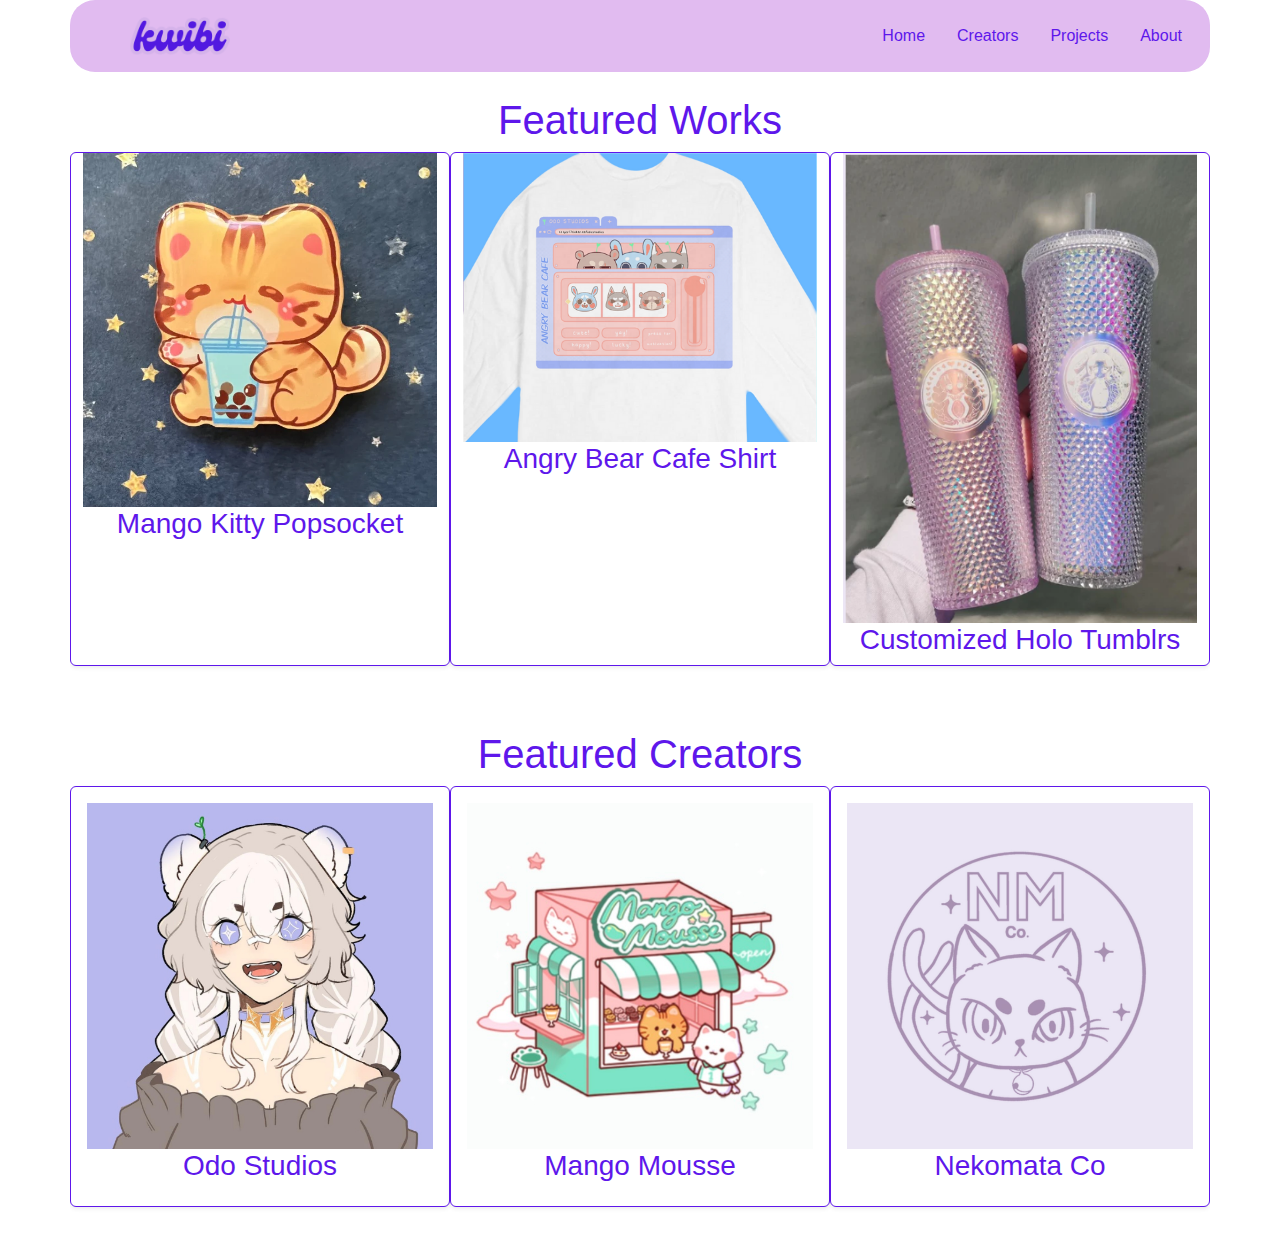
<file: index.html>
<!DOCTYPE html>
<html lang="en">

<head>
    <meta charset="UTF-8">
    <meta name="viewport" content="width=device-width, initial-scale=1.0">
    <title>Kwibi -- Homepage</title>
    <link href="https://cdn.jsdelivr.net/npm/bootstrap@5.3.3/dist/css/bootstrap.min.css" rel="stylesheet"
        integrity="sha384-QWTKZyjpPEjISv5WaRU9OFeRpok6YctnYmDr5pNlyT2bRjXh0JMhjY6hW+ALEwIH" crossorigin="anonymous">
    <link rel="stylesheet" type="text/css" href="styles/custom.css">
    <script src="https://cdn.jsdelivr.net/npm/bootstrap@5.3.3/dist/js/bootstrap.bundle.min.js"
        integrity="sha384-YvpcrYf0tY3lHB60NNkmXc5s9fDVZLESaAA55NDzOxhy9GkcIdslK1eN7N6jIeHz"
        crossorigin="anonymous"></script>

</head>

<body>
    <div class="container navHeader">
        <header class="d-flex flex-wrap justify-content-center py-3 mb-4 border-bottom">
          <a href="./index.html" class="d-flex align-items-center mb-3 mb-md-0 me-md-auto link-body-emphasis text-decoration-none">
            <svg class="bi me-2" width="40" height="32"><use xlink:href="#bootstrap"/></svg>
            <!--<span class="fs-4">Kwibi</span>-->
            <span><img src="./images/kwibi_icon.png" width="100"></span>
          </a>
    
          <ul class="nav nav-pills">
            <li class="nav-item"><a href="./index.html" class="nav-link" aria-current="page">Home</a></li>
            <li class="nav-item"><a href="./browse-creators.html" class="nav-link">Creators</a></li>
            <li class="nav-item"><a href="./browse-projects.html" class="nav-link">Projects</a></li>
            <li class="nav-item"><a href="./about.html" class="nav-link">About</a></li>
          </ul>
        </header>
      </div>

    <div id="body_div" class="container text-center">
        <div class="row">
            <div class="col border overflow-hidden">
                <h1>Featured Works</h1>
                <div class="row row-cols-sm-1 row-cols-md-1 row-cols-lg-3">
                    <div class="card shadow-sm projectCard">
                        <img src="./images/mm1.jpg" alt="cat popsocket">
                        <h3>Mango Kitty Popsocket</h3>
                    </div>
                    <div class="card shadow-sm projectCard">
                        <img src="./images/odo1.jpg" alt="cute tshirt">
                        <h3>Angry Bear Cafe Shirt</h3>
                    </div>
                    <div class="card shadow-sm projectCard">
                        <img src="./images/neko1.png" alt="tumblrs">
                        <h3>Customized Holo Tumblrs</h3>
                    </div>
                </div>

                <div class="p-3"></div>

                <h1>Featured Creators</h1>
                <div class="row row-cols-sm-1 row-cols-md-1 row-cols-lg-3">
                    <div class="card shadow-sm p-3 projectCard">
                        <img src="./images/odo.jpg" alt="Odo Studios">
                        <h3>Odo Studios</h3>
                    </div>
                    <div class="card shadow-sm p-3 projectCard">
                        <img src="./images/mangomousse.jpg" alt="Mango Mousse">
                        <h3>Mango Mousse</h3>
                    </div>
                    <div class="card shadow-sm p-3 projectCard">
                        <img src="./images/nekomataco.jpg" alt="Odo Studios">
                        <h3>Nekomata Co</h3>
                    </div>
                </div>
            </div>
        </div>
    </div>
</body>

</html>
</file>
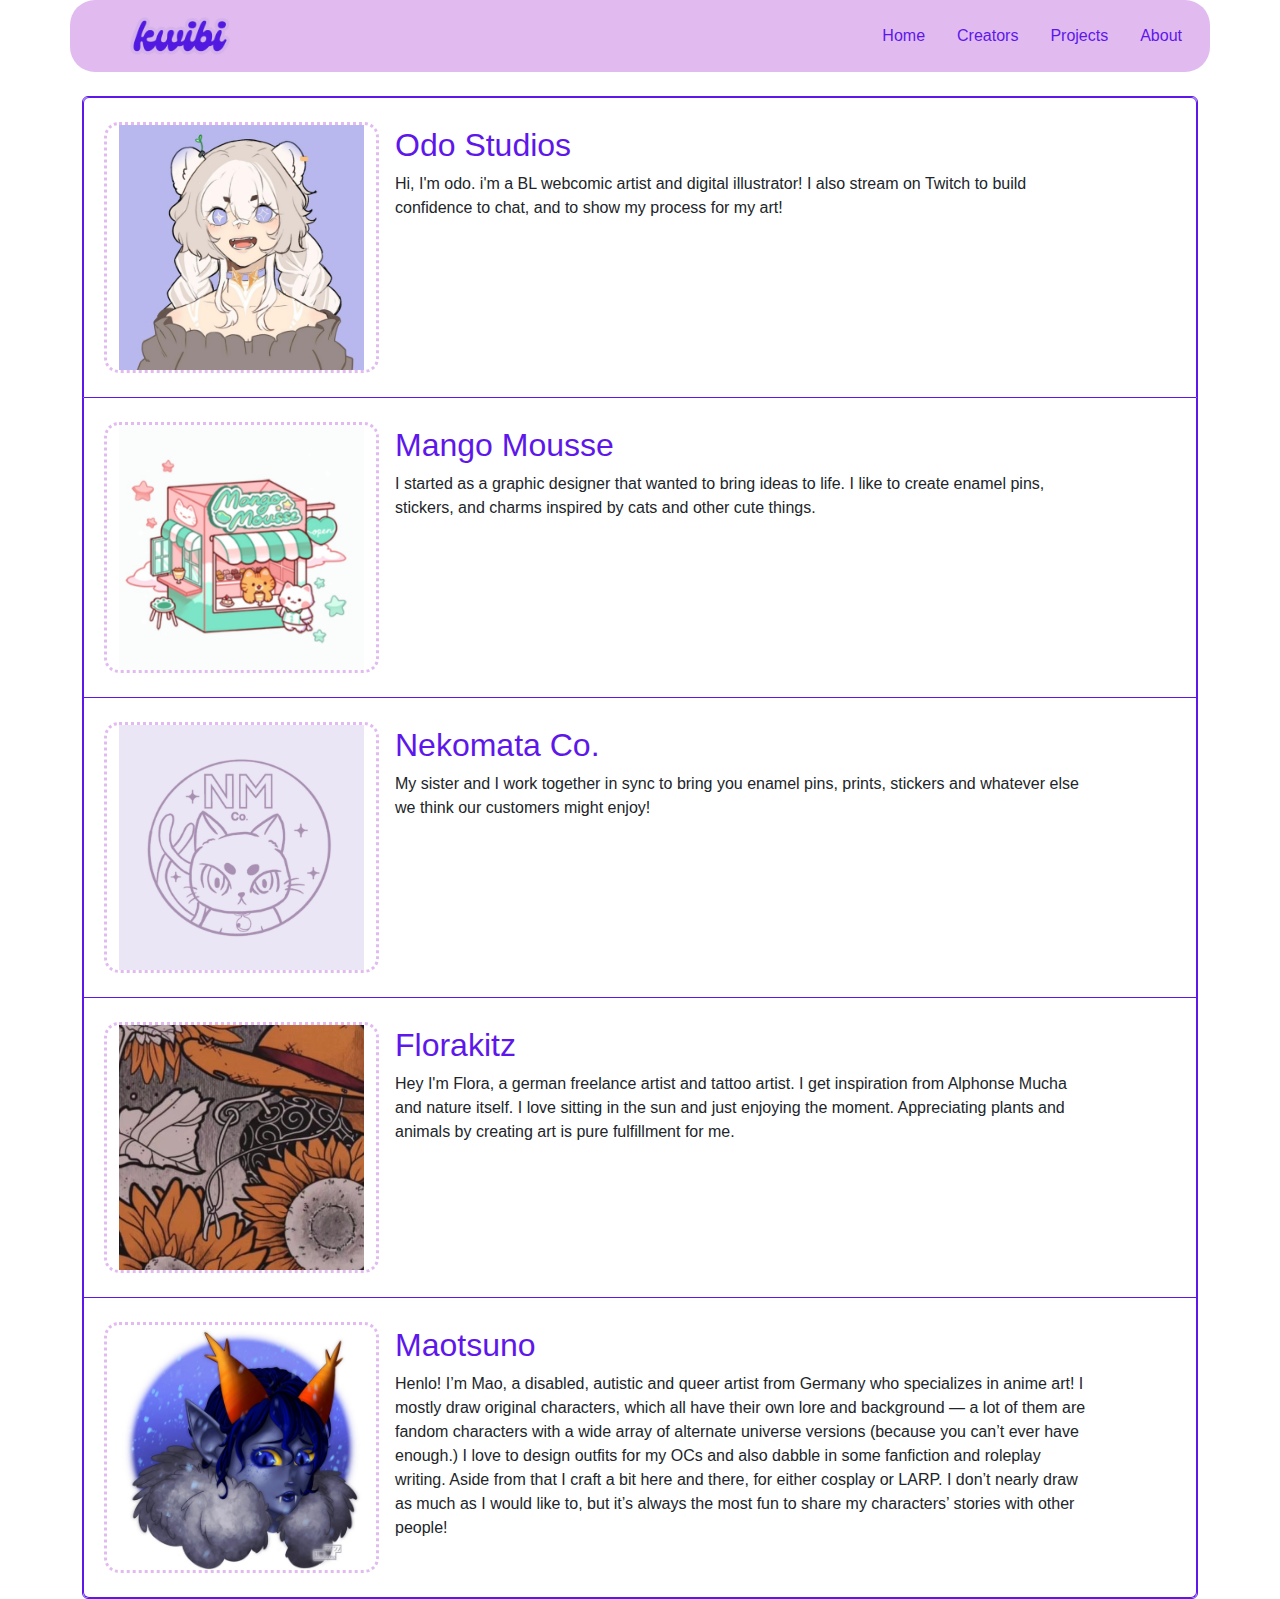
<file: browse-creators.html>
<!DOCTYPE html>
<html lang="en">
<head>
    <meta charset="UTF-8">
    <meta name="viewport" content="width=device-width, initial-scale=1.0">
    <title>Browse Creators</title>
    <link href="https://cdn.jsdelivr.net/npm/bootstrap@5.3.3/dist/css/bootstrap.min.css" rel="stylesheet"
        integrity="sha384-QWTKZyjpPEjISv5WaRU9OFeRpok6YctnYmDr5pNlyT2bRjXh0JMhjY6hW+ALEwIH" crossorigin="anonymous">
    <link rel="stylesheet" type="text/css" href="styles/custom.css">
    <script src="https://cdn.jsdelivr.net/npm/bootstrap@5.3.3/dist/js/bootstrap.bundle.min.js"
        integrity="sha384-YvpcrYf0tY3lHB60NNkmXc5s9fDVZLESaAA55NDzOxhy9GkcIdslK1eN7N6jIeHz"
        crossorigin="anonymous"></script>
    <script src="browse-creators.js"></script>
</head>
<body>
    <div class="container navHeader">
        <header class="d-flex flex-wrap justify-content-center py-3 mb-4 border-bottom">
          <a href="./index.html" class="d-flex align-items-center mb-3 mb-md-0 me-md-auto link-body-emphasis text-decoration-none">
            <svg class="bi me-2" width="40" height="32"><use xlink:href="#bootstrap"/></svg>
            <span><img src="./images/kwibi_icon.png" width="100"></span>
          </a>
    
          <ul class="nav nav-pills">
            <li class="nav-item"><a href="./index.html" class="nav-link" aria-current="page">Home</a></li>
            <li class="nav-item"><a href="./browse-creators.html" class="nav-link">Creators</a></li>
            <li class="nav-item"><a href="./browse-projects.html" class="nav-link">Projects</a></li>
            <li class="nav-item"><a href="./about.html" class="nav-link">About</a></li>
          </ul>
        </header>
      </div>


    <div class="container">
        <ul id="creator-list" class="list-group">

        </ul>
    </div>
</body>
</html>
</file>
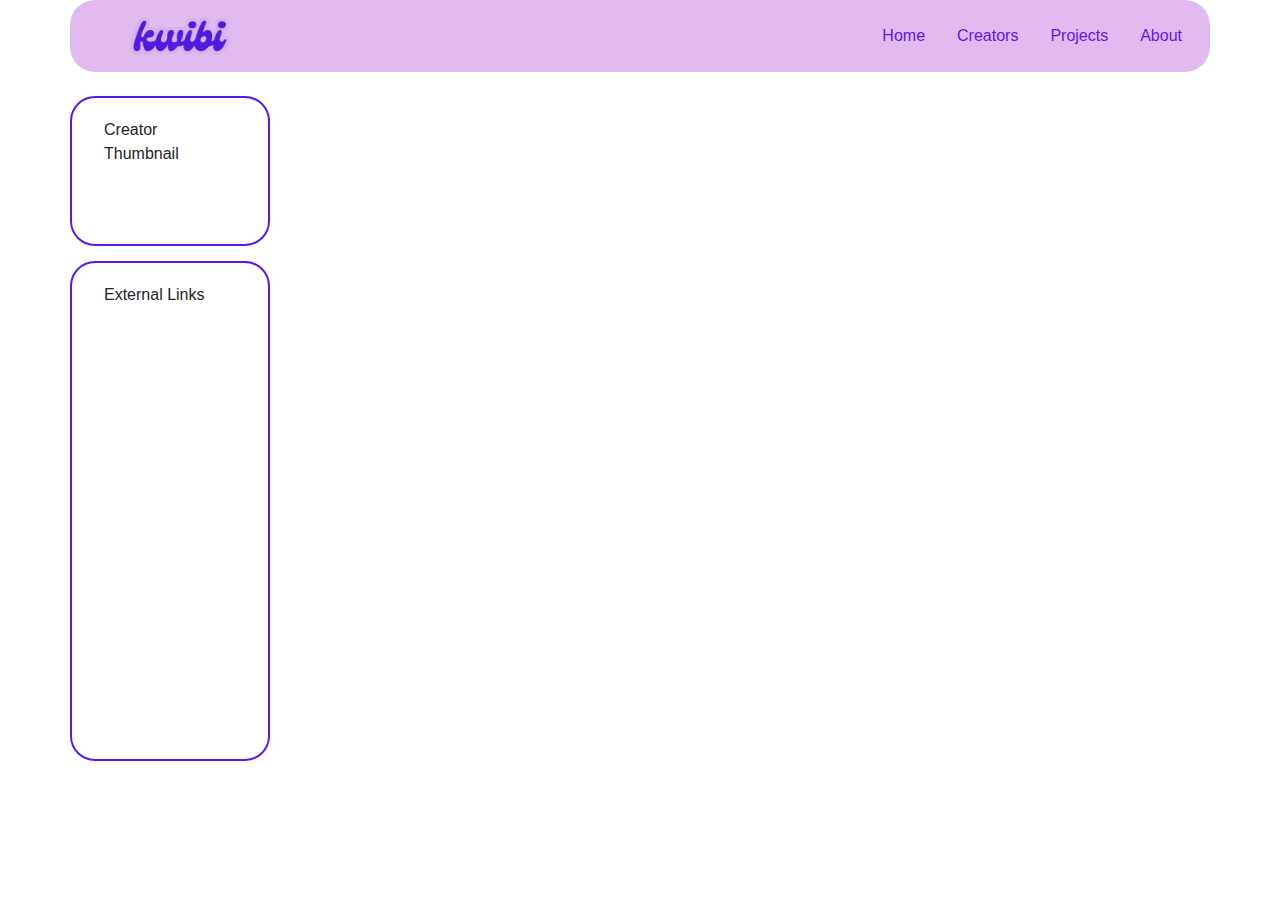
<file: creator.html>
<!DOCTYPE html>
<html lang="en">
<head>
    <meta charset="UTF-8">
    <meta name="viewport" content="width=device-width, initial-scale=1.0">
    <link href="https://cdn.jsdelivr.net/npm/bootstrap@5.3.3/dist/css/bootstrap.min.css" rel="stylesheet"
    integrity="sha384-QWTKZyjpPEjISv5WaRU9OFeRpok6YctnYmDr5pNlyT2bRjXh0JMhjY6hW+ALEwIH" crossorigin="anonymous">
    <link rel="stylesheet" type="text/css" href="custom.css">
    <script src="https://cdn.jsdelivr.net/npm/bootstrap@5.3.3/dist/js/bootstrap.bundle.min.js"
    integrity="sha384-YvpcrYf0tY3lHB60NNkmXc5s9fDVZLESaAA55NDzOxhy9GkcIdslK1eN7N6jIeHz"
    crossorigin="anonymous"></script>
    <title>Creator Profile Page</title>
</head>
<body>
    <div class="container navHeader">
        <header class="d-flex flex-wrap justify-content-center py-3 mb-4 border-bottom">
          <a href="/" class="d-flex align-items-center mb-3 mb-md-0 me-md-auto link-body-emphasis text-decoration-none">
            <svg class="bi me-2" width="40" height="32"><use xlink:href="#bootstrap"/></svg>
            <span><img src="./images/kwibi_icon.png" width="100"></span>
          </a>
    
          <ul class="nav nav-pills">
            <li class="nav-item"><a href="./index.html" class="nav-link" aria-current="page">Home</a></li>
            <li class="nav-item"><a href="./browse-creators.html" class="nav-link">Creators</a></li>
            <li class="nav-item"><a href="./browse-projects.html" class="nav-link">Projects</a></li>
            <li class="nav-item"><a href="./about.html" class="nav-link">About</a></li>
          </ul>
        </header>
      </div>

      <div class="container">
        <div class="col" width="50">
            <div id="creatorThumbnail" class="row">
                <p>Creator Thumbnail</p>
            </div>
            <div id="externalLinks" class="row">
                <p>External Links</p>
            </div>
        </div>    
      </div>
</body>
</html>
</file>
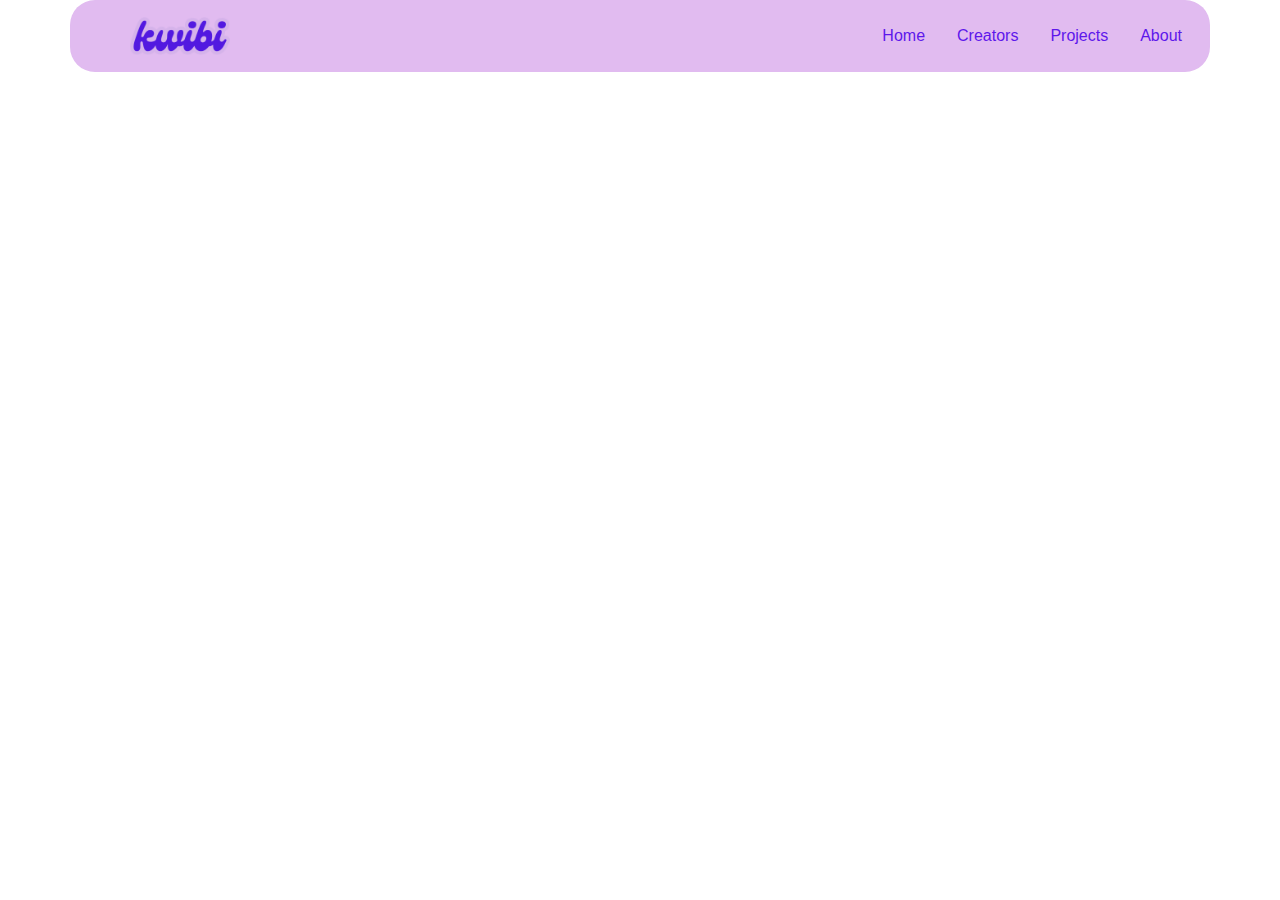
<file: project.html>
<!DOCTYPE html>
<html lang="en">
<head>
    <meta charset="UTF-8">
    <meta name="viewport" content="width=device-width, initial-scale=1.0">
    <link href="https://cdn.jsdelivr.net/npm/bootstrap@5.3.3/dist/css/bootstrap.min.css" rel="stylesheet"
    integrity="sha384-QWTKZyjpPEjISv5WaRU9OFeRpok6YctnYmDr5pNlyT2bRjXh0JMhjY6hW+ALEwIH" crossorigin="anonymous">
    <link rel="stylesheet" type="text/css" href="custom.css">
    <script src="https://cdn.jsdelivr.net/npm/bootstrap@5.3.3/dist/js/bootstrap.bundle.min.js"
    integrity="sha384-YvpcrYf0tY3lHB60NNkmXc5s9fDVZLESaAA55NDzOxhy9GkcIdslK1eN7N6jIeHz"
    crossorigin="anonymous"></script>
    <title>Project Page</title>
</head>
<body>
    <div class="container navHeader">
        <header class="d-flex flex-wrap justify-content-center py-3 mb-4 border-bottom">
          <a href="/" class="d-flex align-items-center mb-3 mb-md-0 me-md-auto link-body-emphasis text-decoration-none">
            <svg class="bi me-2" width="40" height="32"><use xlink:href="#bootstrap"/></svg>
            <span><img src="./images/kwibi_icon.png" width="100"></span>
          </a>
    
          <ul class="nav nav-pills">
            <li class="nav-item"><a href="./index.html" class="nav-link" aria-current="page">Home</a></li>
            <li class="nav-item"><a href="./browse-creators.html" class="nav-link">Creators</a></li>
            <li class="nav-item"><a href="./browse-projects.html" class="nav-link">Projects</a></li>
            <li class="nav-item"><a href="./about.html" class="nav-link">About</a></li>
          </ul>
        </header>
      </div>
   
</body>
</html>
</file>
<file: styles/custom.css>
h1 {
    color: #5E17EB;
}

h2 {
    color: #5E17EB;
}

h3 {
    color: #5E17EB;
}

h4 {
    color: #5E17EB;
}

h5 {
    color: #5E17EB;
}

:root {
    --bs-border-width: 0;
    --bs-link-hover-color: white;
    --bs-body-font-family:  Arial, Helvetica, sans-serif;
}

.nav-link{
    color: #5E17EB;
    }

.navHeader {
    background-color: #e1bbf0;
    border-radius: 25px;
}

.card-title {
    color: #5E17EB;
}

.imgIcon {
    border: 3px dotted #e1bbf0;
    border-radius: 15px;
    width: 275px; 
}

.list-group-item {
    border: 1px solid #5E17EB;
}

.card:hover {
    scale:1.04;
}

.card {
    transition: 0.3s;
}

.projectCard {
    border: 1px solid #5E17EB;
    box-shadow: 100px 100px 100px red;
    margin-bottom: 2rem;
}

.className {
    color: #382c3d;
}

.headerImg {
    display: block;
    margin-left: auto;
    margin-right: auto;
    width: 50%;
}

#creatorThumbnail {
    border-radius: 25px;
    border: 2px solid #5E17EB;
    padding: 20px;
    width: 200px;
    height: 150px;
}

#externalLinks {
    margin-top: 15px;
    border-radius: 25px;
    border: 2px solid #5E17EB;
    padding: 20px;
    width: 200px;
    height: 500px;
}

#creator-list {
    border: 1px solid #5E17EB;
}

.creatorListItem:hover {
    scale: 1.01 1;
}

.creatorListItem {
    transition: 0.2s;
    border: 1px solid #5E17EB;
}
</file>
<file: custom.css>
h1 {
    color: #5E17EB;
}

h2 {
    color: #5E17EB;
}

h3 {
    color: #e1bbf0;
}

h4 {
    color: #e1bbf0;
}

h5 {
    color: #e1bbf0;
}

:root {
    --bs-border-width: 0;
    --bs-link-hover-color: white;
    --bs-body-font-family:  Arial, Helvetica, sans-serif;
}

.nav-link{
    color: #5E17EB;
    }

.navHeader {
    background-color: #e1bbf0;
    border-radius: 25px;
}

.card-title {
    color: #5E17EB;
}

.imgIcon {
    border: 3px dotted #e1bbf0;
    border-radius: 15px;
    width: 275px; 
}

.list-group-item {
    border: 1px solid #5E17EB;
}

.card:hover {
    scale:1.04;
}

.card {
    transition: 0.3s;
}

.projectCard {
    border: 1px solid #5E17EB;
    box-shadow: 100px 100px 100px red;
    margin-bottom: 2rem;
}

.className {
    color: #382c3d;
}

.headerImg {
    display: block;
    margin-left: auto;
    margin-right: auto;
    width: 50%;
}

#creatorThumbnail {
    border-radius: 25px;
    border: 2px solid #5E17EB;
    padding: 20px;
    width: 200px;
    height: 150px;
}

#externalLinks {
    margin-top: 15px;
    border-radius: 25px;
    border: 2px solid #5E17EB;
    padding: 20px;
    width: 200px;
    height: 500px;
}

#creator-list {
    border: 1px solid #5E17EB;
}

.creatorListItem:hover {
    scale: 1.01 1;
}

.creatorListItem {
    transition: 0.2s;
    border: 1px solid #5E17EB;
}
</file>
